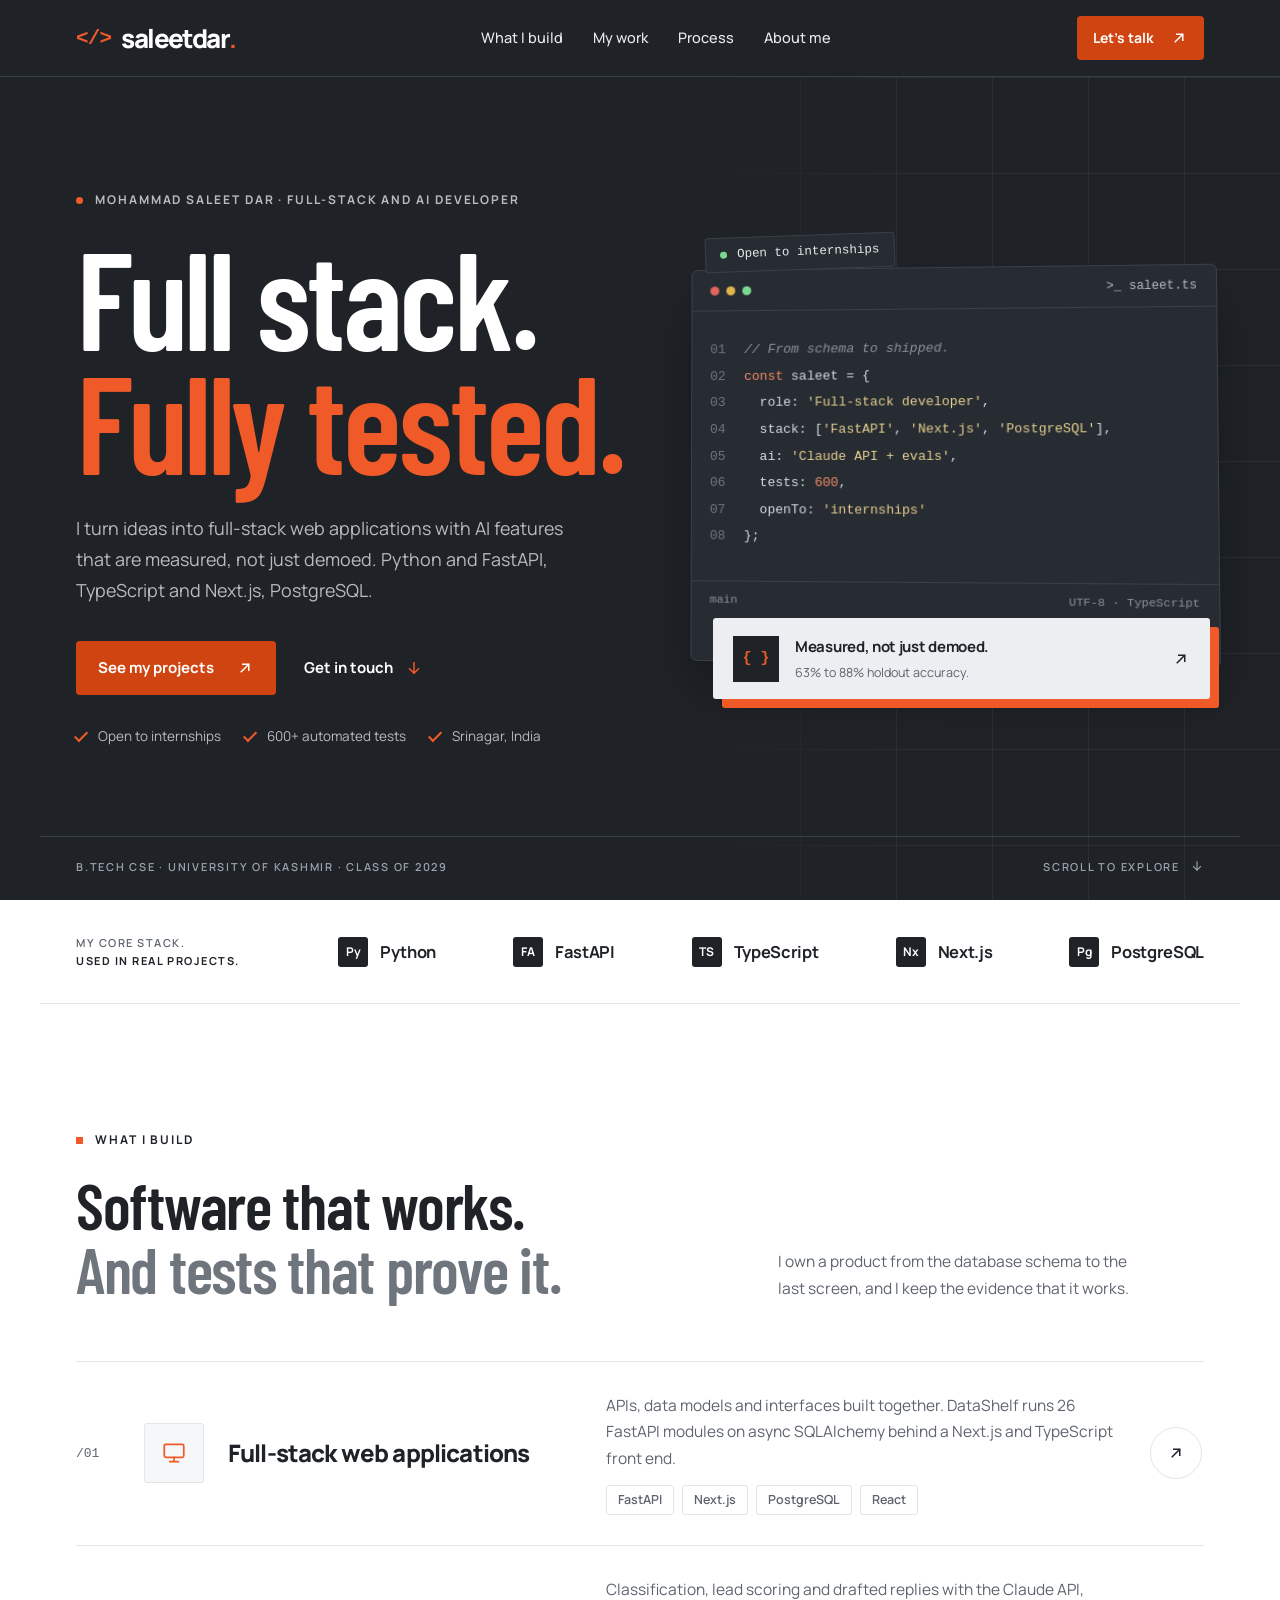
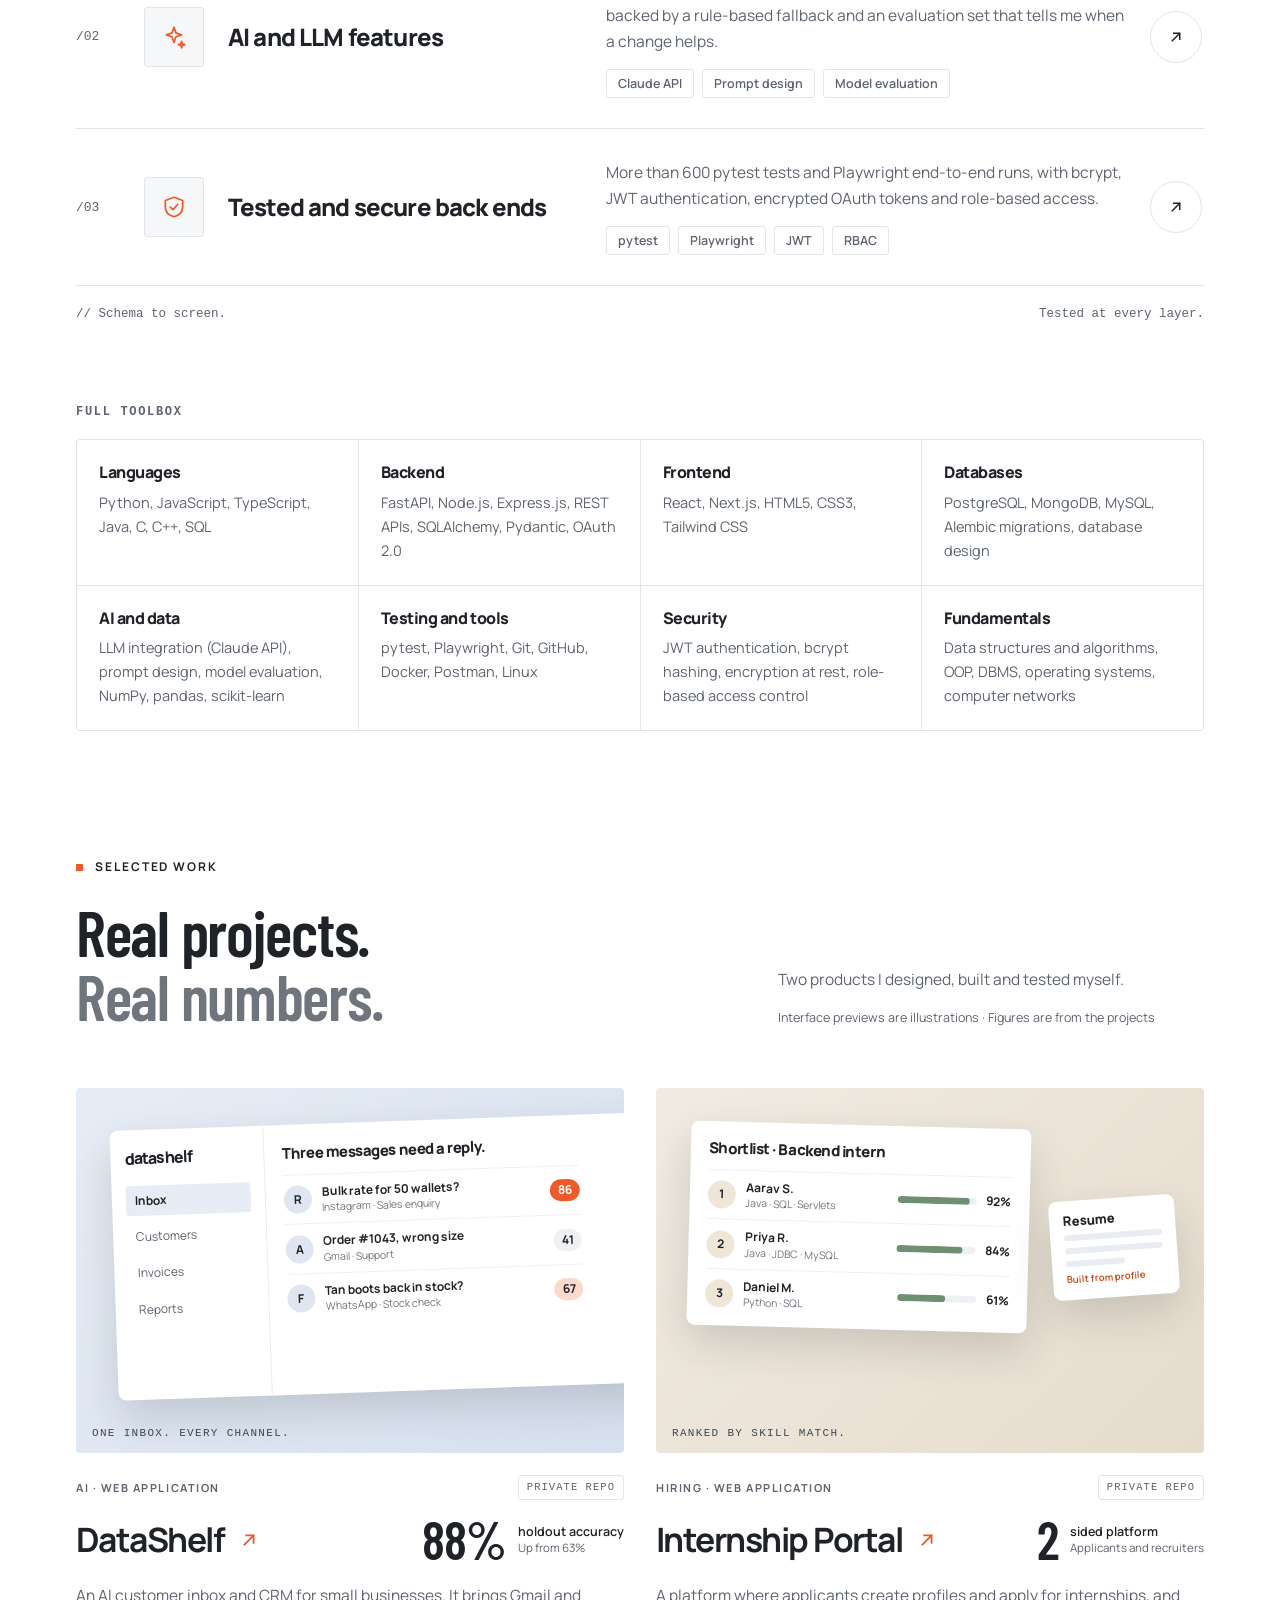
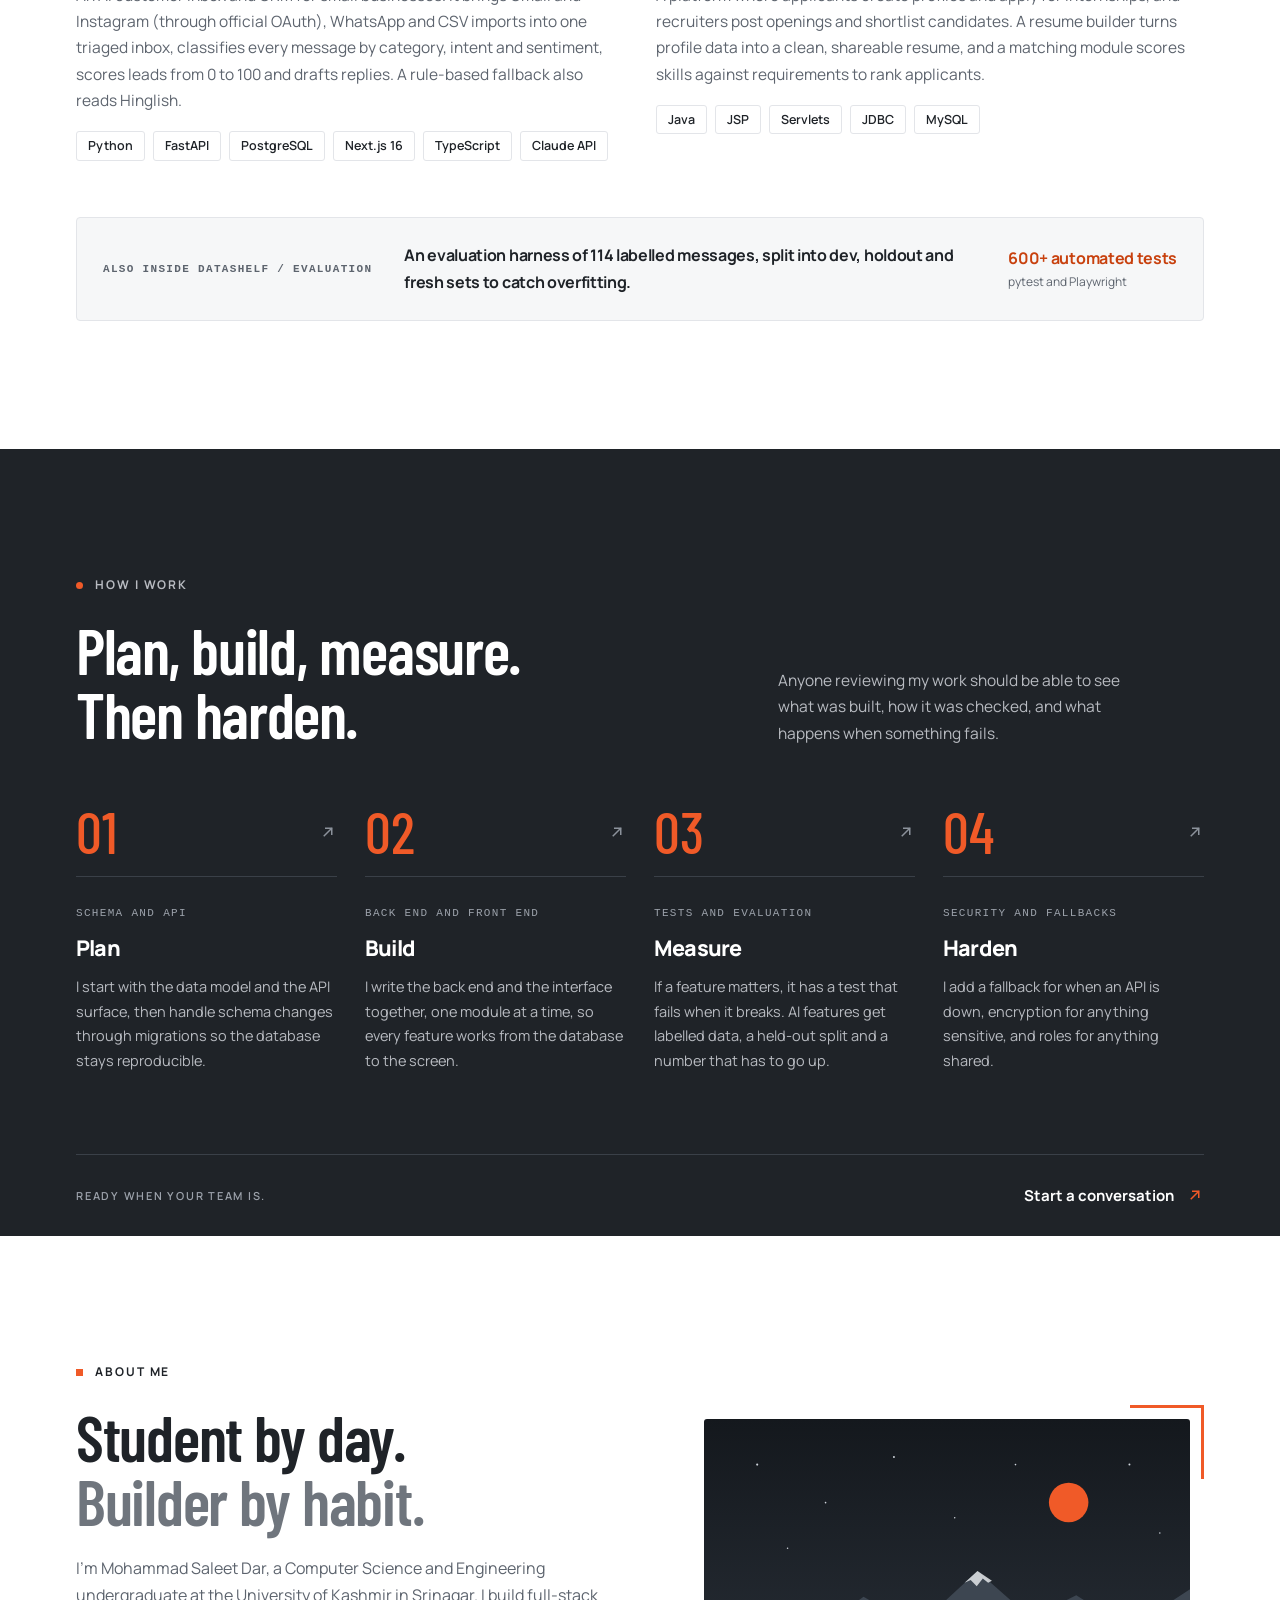
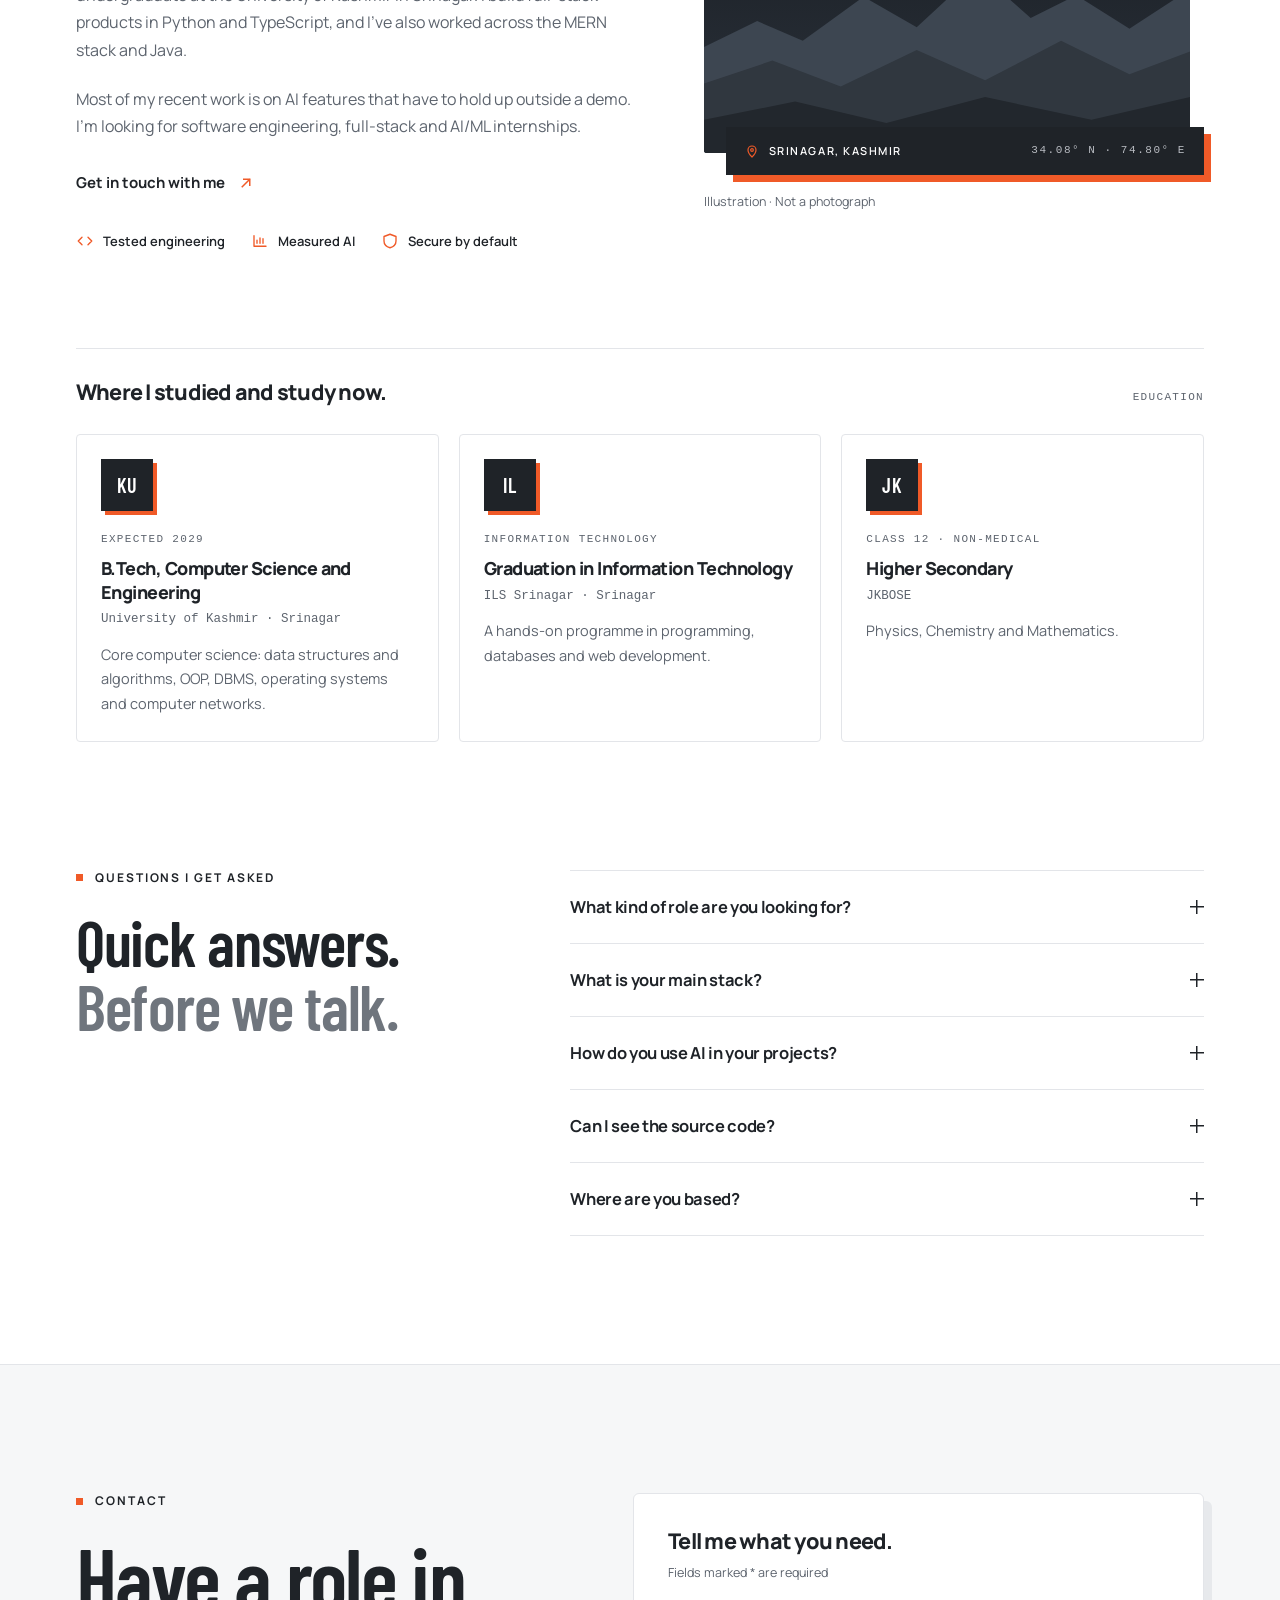
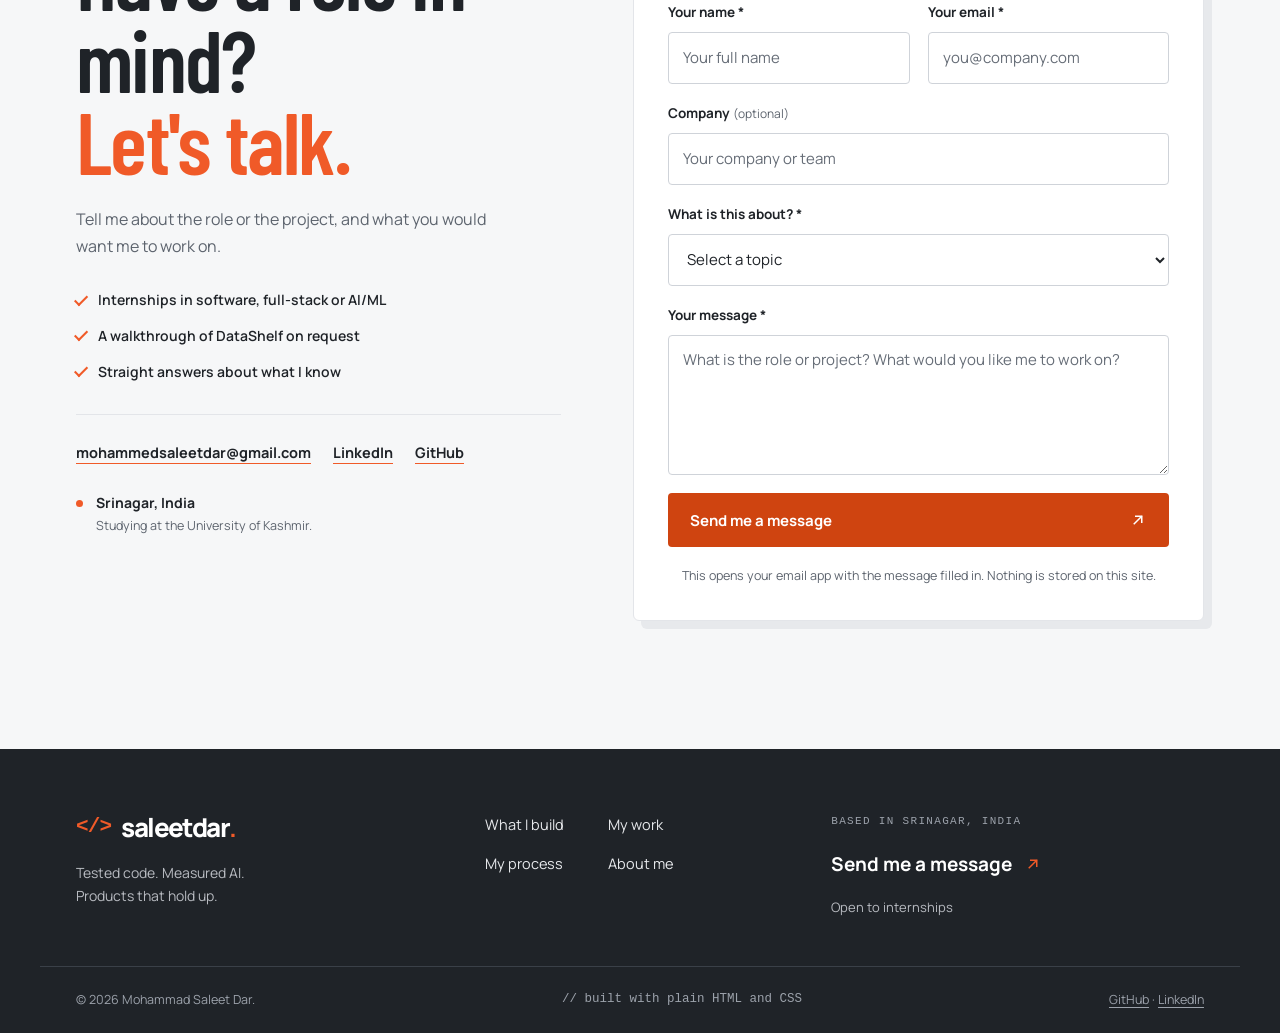
<file: index.html>
<!doctype html>
<html lang="en">
<head>
  <meta charset="utf-8">
  <meta name="viewport" content="width=device-width, initial-scale=1">

  <title>Mohammad Saleet Dar | Full-Stack and AI Developer, Srinagar</title>
  <meta name="description" content="Mohammad Saleet Dar is a full-stack developer in Srinagar, India, building AI applications with Python, FastAPI, Next.js and PostgreSQL. Open to internships.">
  <meta name="author" content="Mohammad Saleet Dar">
  <meta name="robots" content="index, follow, max-image-preview:large">
  <link rel="canonical" href="https://saleetdar.github.io/">

  <meta property="og:type" content="profile">
  <meta property="og:site_name" content="Mohammad Saleet Dar">
  <meta property="og:title" content="Mohammad Saleet Dar | Full-Stack and AI Developer">
  <meta property="og:description" content="Full-stack developer building AI applications that are tested, measured and safe to run. Python, FastAPI, Next.js, PostgreSQL.">
  <meta property="og:url" content="https://saleetdar.github.io/">
  <meta property="og:image" content="https://saleetdar.github.io/og-image.png">
  <meta property="og:image:width" content="1200">
  <meta property="og:image:height" content="630">
  <meta property="og:image:alt" content="Mohammad Saleet Dar, full-stack and AI developer in Srinagar, Kashmir">
  <meta property="og:locale" content="en_IN">
  <meta property="profile:first_name" content="Mohammad Saleet">
  <meta property="profile:last_name" content="Dar">
  <meta property="profile:username" content="saleetdar">
  <meta name="twitter:card" content="summary_large_image">
  <meta name="twitter:title" content="Mohammad Saleet Dar | Full-Stack and AI Developer">
  <meta name="twitter:description" content="Full-stack developer building AI applications that are tested, measured and safe to run.">
  <meta name="twitter:image" content="https://saleetdar.github.io/og-image.png">

  <meta name="theme-color" content="#1f2328">
  <link rel="icon" href="favicon.svg" type="image/svg+xml">
  <link rel="apple-touch-icon" href="apple-touch-icon.png">

  <script>document.documentElement.classList.add('js');</script>

  <link rel="preconnect" href="https://fonts.googleapis.com">
  <link rel="preconnect" href="https://fonts.gstatic.com" crossorigin>
  <link rel="stylesheet" href="https://fonts.googleapis.com/css2?family=Barlow+Condensed:wght@500;600;700&family=Manrope:wght@400;500;600;700;800&display=swap">
  <link rel="stylesheet" href="style.css">

  <script type="application/ld+json">
  {
    "@context": "https://schema.org",
    "@graph": [
      {
        "@type": "WebSite",
        "@id": "https://saleetdar.github.io/#website",
        "url": "https://saleetdar.github.io/",
        "name": "Mohammad Saleet Dar",
        "inLanguage": "en"
      },
      {
        "@type": "ProfilePage",
        "@id": "https://saleetdar.github.io/#webpage",
        "url": "https://saleetdar.github.io/",
        "name": "Mohammad Saleet Dar | Full-Stack and AI Developer, Srinagar",
        "isPartOf": { "@id": "https://saleetdar.github.io/#website" },
        "about": { "@id": "https://saleetdar.github.io/#person" },
        "mainEntity": { "@id": "https://saleetdar.github.io/#person" },
        "dateModified": "2026-11-11",
        "inLanguage": "en"
      },
      {
        "@type": "Person",
        "@id": "https://saleetdar.github.io/#person",
        "name": "Mohammad Saleet Dar",
        "givenName": "Mohammad Saleet",
        "familyName": "Dar",
        "alternateName": ["Saleet Dar", "saleetdar"],
        "url": "https://saleetdar.github.io/",
        "image": "https://saleetdar.github.io/og-image.png",
        "jobTitle": "Software Developer",
        "description": "Full-stack developer and Computer Science undergraduate at the University of Kashmir, building AI applications with Python, FastAPI, Next.js and PostgreSQL.",
        "email": "mailto:mohammedsaleetdar@gmail.com",
        "address": {
          "@type": "PostalAddress",
          "addressLocality": "Srinagar",
          "addressRegion": "Jammu and Kashmir",
          "addressCountry": "IN"
        },
        "affiliation": {
          "@type": "CollegeOrUniversity",
          "name": "University of Kashmir",
          "url": "https://www.kashmiruniversity.net/"
        },
        "knowsAbout": [
          "Full-stack web development", "Python", "FastAPI", "TypeScript", "Next.js", "React",
          "PostgreSQL", "Node.js", "LLM integration", "Claude API", "Model evaluation",
          "Software testing", "REST APIs", "OAuth 2.0", "Java"
        ],
        "sameAs": [
          "https://github.com/saleetdar",
          "https://www.linkedin.com/in/mohammad-saleet-dar-054a83367"
        ]
      },
      {
        "@type": "SoftwareSourceCode",
        "name": "DataShelf",
        "description": "AI customer inbox and CRM for small businesses. Brings Gmail, Instagram, WhatsApp and CSV messages into one triaged inbox, classifies each message, scores leads and drafts replies.",
        "programmingLanguage": ["Python", "TypeScript"],
        "runtimePlatform": "FastAPI, Next.js, PostgreSQL",
        "author": { "@id": "https://saleetdar.github.io/#person" }
      },
      {
        "@type": "SoftwareSourceCode",
        "name": "Internship Portal",
        "description": "Two-sided internship platform with a resume builder and skill matching that ranks applicants for recruiters.",
        "programmingLanguage": "Java",
        "runtimePlatform": "JSP, Servlets, JDBC, MySQL",
        "author": { "@id": "https://saleetdar.github.io/#person" }
      },
      {
        "@type": "FAQPage",
        "mainEntity": [
          {
            "@type": "Question",
            "name": "What kind of role is Mohammad Saleet Dar looking for?",
            "acceptedAnswer": { "@type": "Answer", "text": "Software engineering, full-stack development and AI/ML internships." }
          },
          {
            "@type": "Question",
            "name": "What is his main tech stack?",
            "acceptedAnswer": { "@type": "Answer", "text": "Python with FastAPI on the back end, TypeScript with Next.js and React on the front end, and PostgreSQL. He has also built with Node.js, Express, MongoDB, Java and MySQL." }
          },
          {
            "@type": "Question",
            "name": "How does he use AI in his projects?",
            "acceptedAnswer": { "@type": "Answer", "text": "DataShelf uses the Claude API to classify messages, score leads and draft replies, with a rule-based fallback and an evaluation harness of 114 labelled messages." }
          },
          {
            "@type": "Question",
            "name": "Can I see the source code?",
            "acceptedAnswer": { "@type": "Answer", "text": "The repositories are private for now. He can walk through the code and architecture on a call." }
          },
          {
            "@type": "Question",
            "name": "Where is he based?",
            "acceptedAnswer": { "@type": "Answer", "text": "Srinagar, India. He is studying for a B.Tech in Computer Science and Engineering at the University of Kashmir, graduating in 2029." }
          }
        ]
      }
    ]
  }
  </script>
</head>
<body id="top">
  <a class="skip" href="#main">Skip to content</a>

  <header class="site-header">
    <div class="wrap bar">
      <a class="logo" href="#top" aria-label="Mohammad Saleet Dar, back to top">
        <span class="logo-mark" aria-hidden="true">&lt;/&gt;</span><span class="logo-name">saleetdar<b>.</b></span>
      </a>
      <nav aria-label="Primary">
        <ul class="nav">
          <li><a href="#build">What I build</a></li>
          <li><a href="#work">My work</a></li>
          <li><a href="#process">Process</a></li>
          <li><a href="#about">About me</a></li>
        </ul>
      </nav>
      <a class="btn btn-accent btn-sm" href="#contact">Let's talk <svg class="arrow" viewBox="0 0 24 24" aria-hidden="true"><path d="M7 17 17 7M9 7h8v8"/></svg></a>
    </div>
  </header>

  <main id="main">

    <!-- ================= Hero ================= -->
    <section class="hero" aria-labelledby="hero-title">
      <div class="wrap hero-grid">
        <div class="hero-copy">
          <h1 id="hero-title">
            <span class="eyebrow on-dark"><i aria-hidden="true"></i>Mohammad Saleet Dar · Full-stack and AI developer</span>
            <span class="headline">Full stack. <em>Fully tested.</em></span>
          </h1>
          <p class="hero-lede">I turn ideas into full-stack web applications with AI features that are measured, not just demoed. Python and FastAPI, TypeScript and Next.js, PostgreSQL.</p>
          <div class="hero-cta">
            <a class="btn btn-accent" href="#work">See my projects <svg class="arrow" viewBox="0 0 24 24" aria-hidden="true"><path d="M7 17 17 7M9 7h8v8"/></svg></a>
            <a class="link-arrow on-dark" href="#contact">Get in touch <svg class="arrow" viewBox="0 0 24 24" aria-hidden="true"><path d="M12 5v14M6 13l6 6 6-6"/></svg></a>
          </div>
          <ul class="ticks on-dark">
            <li>Open to internships</li>
            <li>600+ automated tests</li>
            <li>Srinagar, India</li>
          </ul>
        </div>

        <div class="hero-art" aria-hidden="true">
          <span class="pill"><i></i>Open to internships</span>
          <div class="editor">
            <div class="editor-top"><span class="dots"><i></i><i></i><i></i></span><span class="file">&gt;_ saleet.ts</span></div>
            <ol class="code">
              <li><span class="c">// From schema to shipped.</span></li>
              <li><span class="k">const</span> saleet = {</li>
              <li>&nbsp;&nbsp;role: <span class="s">'Full-stack developer'</span>,</li>
              <li>&nbsp;&nbsp;stack: [<span class="s">'FastAPI'</span>, <span class="s">'Next.js'</span>, <span class="s">'PostgreSQL'</span>],</li>
              <li>&nbsp;&nbsp;ai: <span class="s">'Claude API + evals'</span>,</li>
              <li>&nbsp;&nbsp;tests: <span class="n">600</span>,</li>
              <li>&nbsp;&nbsp;openTo: <span class="s">'internships'</span></li>
              <li>};</li>
            </ol>
            <div class="editor-bottom"><span>main</span><span>UTF-8 · TypeScript</span></div>
          </div>
          <div class="impact">
            <span class="impact-icon">{ }</span>
            <span class="impact-text"><b>Measured, not just demoed.</b><small>63% to 88% holdout accuracy.</small></span>
            <svg class="arrow" viewBox="0 0 24 24"><path d="M7 17 17 7M9 7h8v8"/></svg>
          </div>
        </div>
      </div>
      <div class="wrap hero-foot">
        <span>B.Tech CSE · University of Kashmir · Class of 2029</span>
        <span>Scroll to explore <svg class="arrow" viewBox="0 0 24 24" aria-hidden="true"><path d="M12 5v14M6 13l6 6 6-6"/></svg></span>
      </div>
    </section>

    <!-- ================= Stack strip ================= -->
    <section class="strip" aria-label="Core stack">
      <div class="wrap strip-row">
        <p class="strip-label">My core stack.<b>Used in real projects.</b></p>
        <ul class="strip-list">
          <li><span>Py</span>Python</li>
          <li><span>FA</span>FastAPI</li>
          <li><span>TS</span>TypeScript</li>
          <li><span>Nx</span>Next.js</li>
          <li><span>Pg</span>PostgreSQL</li>
        </ul>
      </div>
    </section>

    <!-- ================= What I build ================= -->
    <section id="build" class="section" aria-labelledby="build-title">
      <div class="wrap">
        <div class="section-head">
          <div>
            <p class="eyebrow"><i aria-hidden="true"></i>What I build</p>
            <h2 id="build-title">Software that works. <span class="dim">And tests that prove it.</span></h2>
          </div>
          <p class="section-intro">I own a product from the database schema to the last screen, and I keep the evidence that it works.</p>
        </div>

        <div class="rows">
          <article class="row reveal">
            <span class="row-num">/01</span>
            <span class="row-icon" aria-hidden="true"><svg viewBox="0 0 24 24"><rect x="3" y="4" width="18" height="12" rx="1.5"/><path d="M8 20h8M12 16v4"/></svg></span>
            <h3>Full-stack web applications</h3>
            <div class="row-body">
              <p>APIs, data models and interfaces built together. DataShelf runs 26 FastAPI modules on async SQLAlchemy behind a Next.js and TypeScript front end.</p>
              <ul class="tags"><li>FastAPI</li><li>Next.js</li><li>PostgreSQL</li><li>React</li></ul>
            </div>
            <a class="row-link" href="#work" aria-label="See full-stack projects"><svg class="arrow" viewBox="0 0 24 24" aria-hidden="true"><path d="M7 17 17 7M9 7h8v8"/></svg></a>
          </article>

          <article class="row reveal">
            <span class="row-num">/02</span>
            <span class="row-icon" aria-hidden="true"><svg viewBox="0 0 24 24"><path d="M12 3l1.8 5.2L19 10l-5.2 1.8L12 17l-1.8-5.2L5 10l5.2-1.8z"/><path d="M19 16l.7 2.3L22 19l-2.3.7L19 22l-.7-2.3L16 19l2.3-.7z"/></svg></span>
            <h3>AI and LLM features</h3>
            <div class="row-body">
              <p>Classification, lead scoring and drafted replies with the Claude API, backed by a rule-based fallback and an evaluation set that tells me when a change helps.</p>
              <ul class="tags"><li>Claude API</li><li>Prompt design</li><li>Model evaluation</li></ul>
            </div>
            <a class="row-link" href="#work" aria-label="See AI projects"><svg class="arrow" viewBox="0 0 24 24" aria-hidden="true"><path d="M7 17 17 7M9 7h8v8"/></svg></a>
          </article>

          <article class="row reveal">
            <span class="row-num">/03</span>
            <span class="row-icon" aria-hidden="true"><svg viewBox="0 0 24 24"><path d="M12 3l8 3v6c0 4.5-3.2 7.7-8 9-4.800-1.300-8-4.500-8-9V6z"/><path d="M8.500 12l2.500 2.500 4.500-5"/></svg></span>
            <h3>Tested and secure back ends</h3>
            <div class="row-body">
              <p>More than 600 pytest tests and Playwright end-to-end runs, with bcrypt, JWT authentication, encrypted OAuth tokens and role-based access.</p>
              <ul class="tags"><li>pytest</li><li>Playwright</li><li>JWT</li><li>RBAC</li></ul>
            </div>
            <a class="row-link" href="#work" aria-label="See tested projects"><svg class="arrow" viewBox="0 0 24 24" aria-hidden="true"><path d="M7 17 17 7M9 7h8v8"/></svg></a>
          </article>
        </div>
        <p class="rows-foot"><span>// Schema to screen.</span><span>Tested at every layer.</span></p>

        <div class="toolbox" aria-labelledby="toolbox-title">
          <h3 id="toolbox-title" class="mono-title">Full toolbox</h3>
          <dl class="toolbox-grid">
            <div><dt>Languages</dt><dd>Python, JavaScript, TypeScript, Java, C, C++, SQL</dd></div>
            <div><dt>Backend</dt><dd>FastAPI, Node.js, Express.js, REST APIs, SQLAlchemy, Pydantic, OAuth 2.0</dd></div>
            <div><dt>Frontend</dt><dd>React, Next.js, HTML5, CSS3, Tailwind CSS</dd></div>
            <div><dt>Databases</dt><dd>PostgreSQL, MongoDB, MySQL, Alembic migrations, database design</dd></div>
            <div><dt>AI and data</dt><dd>LLM integration (Claude API), prompt design, model evaluation, NumPy, pandas, scikit-learn</dd></div>
            <div><dt>Testing and tools</dt><dd>pytest, Playwright, Git, GitHub, Docker, Postman, Linux</dd></div>
            <div><dt>Security</dt><dd>JWT authentication, bcrypt hashing, encryption at rest, role-based access control</dd></div>
            <div><dt>Fundamentals</dt><dd>Data structures and algorithms, OOP, DBMS, operating systems, computer networks</dd></div>
          </dl>
        </div>
      </div>
    </section>

    <!-- ================= Work ================= -->
    <section id="work" class="section section-tight-top" aria-labelledby="work-title">
      <div class="wrap">
        <div class="section-head">
          <div>
            <p class="eyebrow"><i aria-hidden="true"></i>Selected work</p>
            <h2 id="work-title">Real projects. <span class="dim">Real numbers.</span></h2>
          </div>
          <div class="section-intro">
            <p>Two products I designed, built and tested myself.</p>
            <p class="fine">Interface previews are illustrations · Figures are from the projects</p>
          </div>
        </div>

        <div class="cards">
          <article class="card reveal" aria-labelledby="datashelf-title">
            <div class="card-visual visual-blue" role="img" aria-label="Illustration of the DataShelf inbox: messages from Instagram, Gmail and WhatsApp, each with a category and a lead score.">
              <div class="mock mock-inbox" aria-hidden="true">
                <div class="mock-side">
                  <b>datashelf</b>
                  <span class="on">Inbox</span><span>Customers</span><span>Invoices</span><span>Reports</span>
                </div>
                <div class="mock-main">
                  <p class="mock-title">Three messages need a reply.</p>
                  <div class="msg"><i>R</i><span><b>Bulk rate for 50 wallets?</b><small>Instagram · Sales enquiry</small></span><em class="hot">86</em></div>
                  <div class="msg"><i>A</i><span><b>Order #1043, wrong size</b><small>Gmail · Support</small></span><em>41</em></div>
                  <div class="msg"><i>F</i><span><b>Tan boots back in stock?</b><small>WhatsApp · Stock check</small></span><em class="warm">67</em></div>
                </div>
              </div>
              <span class="visual-cap">One inbox. Every channel.</span>
            </div>
            <div class="card-meta"><span>AI · Web application</span><span class="badge">Private repo</span></div>
            <div class="card-title">
              <h3 id="datashelf-title">DataShelf <svg class="arrow" viewBox="0 0 24 24" aria-hidden="true"><path d="M7 17 17 7M9 7h8v8"/></svg></h3>
              <p class="stat"><b>88%</b><span>holdout accuracy<small>Up from 63%</small></span></p>
            </div>
            <p class="card-desc">An AI customer inbox and CRM for small businesses. It brings Gmail and Instagram (through official OAuth), WhatsApp and CSV imports into one triaged inbox, classifies every message by category, intent and sentiment, scores leads from 0 to 100 and drafts replies. A rule-based fallback also reads Hinglish.</p>
            <ul class="tags"><li>Python</li><li>FastAPI</li><li>PostgreSQL</li><li>Next.js 16</li><li>TypeScript</li><li>Claude API</li></ul>
          </article>

          <article class="card reveal" aria-labelledby="portal-title">
            <div class="card-visual visual-sand" role="img" aria-label="Illustration of the Internship Portal recruiter dashboard: applicants ranked by how well their skills match the opening.">
              <div class="mock mock-rank" aria-hidden="true">
                <p class="mock-title">Shortlist · Backend intern</p>
                <div class="rank"><i>1</i><span><b>Aarav S.</b><small>Java · SQL · Servlets</small></span><u><s style="width:92%"></s></u><em>92%</em></div>
                <div class="rank"><i>2</i><span><b>Priya R.</b><small>Java · JDBC · MySQL</small></span><u><s style="width:84%"></s></u><em>84%</em></div>
                <div class="rank"><i>3</i><span><b>Daniel M.</b><small>Python · SQL</small></span><u><s style="width:61%"></s></u><em>61%</em></div>
              </div>
              <div class="mock mock-resume" aria-hidden="true"><b>Resume</b><span></span><span></span><span class="short"></span><em>Built from profile</em></div>
              <span class="visual-cap">Ranked by skill match.</span>
            </div>
            <div class="card-meta"><span>Hiring · Web application</span><span class="badge">Private repo</span></div>
            <div class="card-title">
              <h3 id="portal-title">Internship Portal <svg class="arrow" viewBox="0 0 24 24" aria-hidden="true"><path d="M7 17 17 7M9 7h8v8"/></svg></h3>
              <p class="stat"><b>2</b><span>sided platform<small>Applicants and recruiters</small></span></p>
            </div>
            <p class="card-desc">A platform where applicants create profiles and apply for internships, and recruiters post openings and shortlist candidates. A resume builder turns profile data into a clean, shareable resume, and a matching module scores skills against requirements to rank applicants.</p>
            <ul class="tags"><li>Java</li><li>JSP</li><li>Servlets</li><li>JDBC</li><li>MySQL</li></ul>
          </article>
        </div>

        <div class="also reveal">
          <span class="also-label">Also inside DataShelf / Evaluation</span>
          <p>An evaluation harness of 114 labelled messages, split into dev, holdout and fresh sets to catch overfitting.</p>
          <p class="also-stat"><b>600+ automated tests</b><small>pytest and Playwright</small></p>
        </div>
      </div>
    </section>

    <!-- ================= Process ================= -->
    <section id="process" class="process" aria-labelledby="process-title">
      <div class="wrap">
        <div class="section-head">
          <div>
            <p class="eyebrow on-dark"><i aria-hidden="true"></i>How I work</p>
            <h2 id="process-title">Plan, build, measure. <span>Then harden.</span></h2>
          </div>
          <p class="section-intro">Anyone reviewing my work should be able to see what was built, how it was checked, and what happens when something fails.</p>
        </div>

        <ol class="steps">
          <li class="reveal">
            <div class="step-top"><b>01</b><svg class="arrow" viewBox="0 0 24 24" aria-hidden="true"><path d="M7 17 17 7M9 7h8v8"/></svg></div>
            <p class="step-label">Schema and API</p>
            <h3>Plan</h3>
            <p>I start with the data model and the API surface, then handle schema changes through migrations so the database stays reproducible.</p>
          </li>
          <li class="reveal">
            <div class="step-top"><b>02</b><svg class="arrow" viewBox="0 0 24 24" aria-hidden="true"><path d="M7 17 17 7M9 7h8v8"/></svg></div>
            <p class="step-label">Back end and front end</p>
            <h3>Build</h3>
            <p>I write the back end and the interface together, one module at a time, so every feature works from the database to the screen.</p>
          </li>
          <li class="reveal">
            <div class="step-top"><b>03</b><svg class="arrow" viewBox="0 0 24 24" aria-hidden="true"><path d="M7 17 17 7M9 7h8v8"/></svg></div>
            <p class="step-label">Tests and evaluation</p>
            <h3>Measure</h3>
            <p>If a feature matters, it has a test that fails when it breaks. AI features get labelled data, a held-out split and a number that has to go up.</p>
          </li>
          <li class="reveal">
            <div class="step-top"><b>04</b><svg class="arrow" viewBox="0 0 24 24" aria-hidden="true"><path d="M7 17 17 7M9 7h8v8"/></svg></div>
            <p class="step-label">Security and fallbacks</p>
            <h3>Harden</h3>
            <p>I add a fallback for when an API is down, encryption for anything sensitive, and roles for anything shared.</p>
          </li>
        </ol>

        <div class="process-foot">
          <span>Ready when your team is.</span>
          <a class="link-arrow on-dark" href="#contact">Start a conversation <svg class="arrow" viewBox="0 0 24 24" aria-hidden="true"><path d="M7 17 17 7M9 7h8v8"/></svg></a>
        </div>
      </div>
    </section>

    <!-- ================= About ================= -->
    <section id="about" class="section" aria-labelledby="about-title">
      <div class="wrap">
        <div class="about-grid">
          <div class="about-copy">
            <p class="eyebrow"><i aria-hidden="true"></i>About me</p>
            <h2 id="about-title">Student by day. <span class="dim">Builder by habit.</span></h2>
            <p>I'm Mohammad Saleet Dar, a Computer Science and Engineering undergraduate at the University of Kashmir in Srinagar. I build full-stack products in Python and TypeScript, and I've also worked across the MERN stack and Java.</p>
            <p>Most of my recent work is on AI features that have to hold up outside a demo. I'm looking for software engineering, full-stack and AI/ML internships.</p>
            <a class="link-arrow" href="#contact">Get in touch with me <svg class="arrow" viewBox="0 0 24 24" aria-hidden="true"><path d="M7 17 17 7M9 7h8v8"/></svg></a>
            <ul class="traits">
              <li><svg viewBox="0 0 24 24" aria-hidden="true"><path d="M8 7l-5 5 5 5M16 7l5 5-5 5"/></svg>Tested engineering</li>
              <li><svg viewBox="0 0 24 24" aria-hidden="true"><path d="M4 19V5M4 19h16M8 15v-4M12 15V8M16 15v-6"/></svg>Measured AI</li>
              <li><svg viewBox="0 0 24 24" aria-hidden="true"><path d="M12 3l8 3v6c0 4.5-3.2 7.7-8 9-4.800-1.300-8-4.500-8-9V6z"/></svg>Secure by default</li>
            </ul>
          </div>

          <figure class="about-art">
            <div class="frame">
              <svg viewBox="0 0 640 440" preserveAspectRatio="xMidYMid slice" role="img" aria-label="Illustration of mountains at night near Srinagar">
                <defs><linearGradient id="sky" x1="0" y1="0" x2="0" y2="1"><stop offset="0" stop-color="#14181d"/><stop offset="1" stop-color="#2c333c"/></linearGradient></defs>
                <rect width="640" height="440" fill="url(#sky)"/>
                <g fill="#cfd4db"><circle cx="70" cy="60" r="1.400"/><circle cx="160" cy="110" r="1.100"/><circle cx="250" cy="50" r="1.300"/><circle cx="330" cy="130" r="1"/><circle cx="560" cy="60" r="1.300"/><circle cx="600" cy="150" r="1"/><circle cx="110" cy="170" r="1"/><circle cx="410" cy="60" r="1.100"/></g>
                <circle cx="480" cy="110" r="26" fill="#f05a28"/>
                <path fill="#3d4651" d="M0 440V300l70-34 60 26 80-58 70 40 80-74 70 62 60-30 70 44 80-52V440Z"/>
                <path fill="#eef0f3" fill-opacity="0.8" d="M360 200l-17 15.700 8-3.700 8 8 8-10 7 5.500 5-2.500Z"/>
                <path fill="#30373f" d="M0 440V348l90-30 90 34 100-48 90 40 100-52 90 44 80-30V440Z"/>
                <path fill="#22272d" d="M0 440V396l120-24 120 28 130-34 140 30 130-30V440Z"/>
              </svg>
              <figcaption class="frame-bar"><span><svg viewBox="0 0 24 24" aria-hidden="true"><path d="M12 21s-6-5.600-6-10.500a6 6 0 1 1 12 0C18 15.400 12 21 12 21z"/><circle cx="12" cy="10.500" r="2"/></svg>Srinagar, Kashmir</span><span>34.08° N · 74.80° E</span></figcaption>
            </div>
            <p class="fine">Illustration · Not a photograph</p>
          </figure>
        </div>

        <div class="edu-head">
          <h3>Where I studied and study now.</h3>
          <span class="mono-note">Education</span>
        </div>
        <ul class="edu-cards">
          <li class="reveal">
            <span class="edu-badge" aria-hidden="true">KU</span>
            <p class="step-label dark">Expected 2029</p>
            <h4>B.Tech, Computer Science and Engineering</h4>
            <p class="edu-meta">University of Kashmir · Srinagar</p>
            <p>Core computer science: data structures and algorithms, OOP, DBMS, operating systems and computer networks.</p>
          </li>
          <li class="reveal">
            <span class="edu-badge" aria-hidden="true">IL</span>
            <p class="step-label dark">Information Technology</p>
            <h4>Graduation in Information Technology</h4>
            <p class="edu-meta">ILS Srinagar · Srinagar</p>
            <p>A hands-on programme in programming, databases and web development.</p>
          </li>
          <li class="reveal">
            <span class="edu-badge" aria-hidden="true">JK</span>
            <p class="step-label dark">Class 12 · Non-Medical</p>
            <h4>Higher Secondary</h4>
            <p class="edu-meta">JKBOSE</p>
            <p>Physics, Chemistry and Mathematics.</p>
          </li>
        </ul>
      </div>
    </section>

    <!-- ================= FAQ ================= -->
    <section class="section faq" aria-labelledby="faq-title">
      <div class="wrap faq-grid">
        <div>
          <p class="eyebrow"><i aria-hidden="true"></i>Questions I get asked</p>
          <h2 id="faq-title">Quick answers. <span class="dim">Before we talk.</span></h2>
        </div>
        <div class="faq-list">
          <details>
            <summary>What kind of role are you looking for?</summary>
            <p>Software engineering, full-stack development and AI/ML internships.</p>
          </details>
          <details>
            <summary>What is your main stack?</summary>
            <p>Python with FastAPI on the back end, TypeScript with Next.js and React on the front end, and PostgreSQL underneath. I have also built with Node.js, Express, MongoDB, Java and MySQL.</p>
          </details>
          <details>
            <summary>How do you use AI in your projects?</summary>
            <p>DataShelf uses the Claude API to classify messages, score leads and draft replies. It has a rule-based fallback for when the model is unavailable, and an evaluation harness of 114 labelled messages so I can measure every change.</p>
          </details>
          <details>
            <summary>Can I see the source code?</summary>
            <p>The repositories are private for now. I'm happy to walk through the code and the architecture on a call.</p>
          </details>
          <details>
            <summary>Where are you based?</summary>
            <p>Srinagar, India. I'm studying for a B.Tech in Computer Science and Engineering at the University of Kashmir and graduate in 2029.</p>
          </details>
        </div>
      </div>
    </section>

    <!-- ================= Contact ================= -->
    <section id="contact" class="contact" aria-labelledby="contact-title">
      <div class="wrap contact-grid">
        <div class="contact-copy">
          <p class="eyebrow"><i aria-hidden="true"></i>Contact</p>
          <h2 id="contact-title">Have a role in mind? <em>Let's talk.</em></h2>
          <p>Tell me about the role or the project, and what you would want me to work on.</p>
          <ul class="ticks">
            <li>Internships in software, full-stack or AI/ML</li>
            <li>A walkthrough of DataShelf on request</li>
            <li>Straight answers about what I know</li>
          </ul>
          <div class="contact-links">
            <a href="mailto:mohammedsaleetdar@gmail.com">mohammedsaleetdar@gmail.com</a>
            <a href="https://www.linkedin.com/in/mohammad-saleet-dar-054a83367" rel="me noopener">LinkedIn</a>
            <a href="https://github.com/saleetdar" rel="me noopener">GitHub</a>
          </div>
          <p class="contact-place"><i aria-hidden="true"></i><b>Srinagar, India</b><small>Studying at the University of Kashmir.</small></p>
        </div>

        <form class="form" id="contact-form" action="mailto:mohammedsaleetdar@gmail.com" method="post" enctype="text/plain">
          <h3>Tell me what you need.</h3>
          <p class="fine">Fields marked * are required</p>
          <div class="field-row">
            <label>Your name *<input type="text" name="name" autocomplete="name" placeholder="Your full name" required></label>
            <label>Your email *<input type="email" name="email" autocomplete="email" placeholder="you@company.com" required></label>
          </div>
          <label><span>Company <span class="opt">(optional)</span></span><input type="text" name="company" autocomplete="organization" placeholder="Your company or team"></label>
          <label>What is this about? *
            <select name="topic" required>
              <option value="">Select a topic</option>
              <option>Internship</option>
              <option>Full-time role</option>
              <option>Freelance project</option>
              <option>Something else</option>
            </select>
          </label>
          <label>Your message *<textarea name="message" rows="5" placeholder="What is the role or project? What would you like me to work on?" required></textarea></label>
          <button class="btn btn-accent btn-block" type="submit">Send me a message <svg class="arrow" viewBox="0 0 24 24" aria-hidden="true"><path d="M7 17 17 7M9 7h8v8"/></svg></button>
          <p class="fine center">This opens your email app with the message filled in. Nothing is stored on this site.</p>
        </form>
      </div>
    </section>

  </main>

  <footer class="site-footer">
    <div class="wrap footer-grid">
      <div>
        <a class="logo" href="#top" aria-label="Mohammad Saleet Dar, back to top">
          <span class="logo-mark" aria-hidden="true">&lt;/&gt;</span><span class="logo-name">saleetdar<b>.</b></span>
        </a>
        <p class="footer-tag">Tested code. Measured AI.<br>Products that hold up.</p>
      </div>
      <ul class="footer-nav">
        <li><a href="#build">What I build</a></li>
        <li><a href="#work">My work</a></li>
        <li><a href="#process">My process</a></li>
        <li><a href="#about">About me</a></li>
      </ul>
      <div class="footer-cta">
        <p class="step-label">Based in Srinagar, India</p>
        <a class="link-arrow on-dark big" href="#contact">Send me a message <svg class="arrow" viewBox="0 0 24 24" aria-hidden="true"><path d="M7 17 17 7M9 7h8v8"/></svg></a>
        <p class="footer-small">Open to internships</p>
      </div>
    </div>
    <div class="wrap footer-base">
      <span>© 2026 Mohammad Saleet Dar.</span>
      <span class="mono">// built with plain HTML and CSS</span>
      <span><a href="https://github.com/saleetdar" rel="me noopener">GitHub</a> · <a href="https://www.linkedin.com/in/mohammad-saleet-dar-054a83367" rel="me noopener">LinkedIn</a></span>
    </div>
  </footer>

  <script src="script.js" defer></script>
</body>
</html>
</file>
<file: style.css>
/* ---------- Tokens ---------- */
:root {
  --ink: #1f2328;
  --ink-2: #272c33;
  --ink-3: #3a4048;
  --paper: #ffffff;
  --mist: #f6f7f8;
  --line: #e3e5e9;
  --text: #1f2328;
  --muted: #5d646e;
  --dim: #6f757d;
  --on-dark: #ffffff;
  --on-dark-muted: #b8bbc1;
  --accent: #f05a28;
  --accent-btn: #cf4410;
  --accent-btn-hover: #b53a0c;
  --display: 'Barlow Condensed', 'Arial Narrow', Arial, sans-serif;
  --sans: 'Manrope', -apple-system, 'Segoe UI', Helvetica, Arial, sans-serif;
  --mono: ui-monospace, SFMono-Regular, 'SF Mono', Menlo, Consolas, 'Liberation Mono', monospace;
}

/* ---------- Base ---------- */
*, *::before, *::after { box-sizing: border-box; }
html { scroll-behavior: smooth; scroll-padding-top: 88px; -webkit-text-size-adjust: 100%; }
body { margin: 0; background: var(--paper); color: var(--text); font: 400 16px/1.7 var(--sans); -webkit-font-smoothing: antialiased; overflow-x: hidden; }
h1, h2, h3, h4, p, ul, ol, dl, dd, figure { margin: 0; padding: 0; }
ul, ol { list-style: none; }
a { color: inherit; }
svg { display: block; }
:focus-visible { outline: 2px solid var(--accent); outline-offset: 3px; }
.wrap { width: 100%; max-width: 1200px; margin-inline: auto; padding-inline: clamp(16px, 3.6vw, 36px); }
.skip { position: absolute; left: 16px; top: -60px; z-index: 100; padding: 10px 14px; background: var(--accent-btn); color: #fff; font-weight: 700; text-decoration: none; border-radius: 4px; }
.skip:focus { top: 12px; }

/* Single-column grids must not grow past the viewport on narrow screens. */
.hero-grid, .section-head, .cards, .about-grid, .faq-grid, .contact-grid, .steps, .edu-cards, .footer-grid, .strip-row { grid-template-columns: minmax(0, 1fr); }

.arrow { width: 18px; height: 18px; fill: none; stroke: currentColor; stroke-width: 2; stroke-linecap: square; flex: none; }
.fine { font-size: 12.5px; color: var(--muted); }
.center { text-align: center; }
.mono { font-family: var(--mono); }

.eyebrow { display: flex; align-items: center; gap: 12px; font: 700 12px/1.4 var(--sans); letter-spacing: 0.16em; text-transform: uppercase; color: var(--text); }
.eyebrow i { width: 7px; height: 7px; background: var(--accent); flex: none; }
.eyebrow.on-dark { color: var(--on-dark-muted); }
.eyebrow.on-dark i { border-radius: 50%; }

.btn { display: inline-flex; align-items: center; justify-content: space-between; gap: 22px; min-height: 54px; padding: 0 22px; border: 0; border-radius: 4px; font: 700 15px/1 var(--sans); text-decoration: none; cursor: pointer; transition: background-color 0.15s ease, transform 0.15s ease; }
.btn-accent { background: var(--accent-btn); color: #fff; }
.btn-accent:hover { background: var(--accent-btn-hover); }
.btn-accent:hover .arrow { transform: translate(2px, -2px); }
.btn .arrow { transition: transform 0.15s ease; }
.btn-sm { min-height: 44px; padding: 0 16px; font-size: 14px; gap: 16px; }
.btn-block { width: 100%; }

.link-arrow { display: inline-flex; align-items: center; gap: 12px; font-weight: 700; font-size: 15px; text-decoration: none; color: var(--text); }
.link-arrow .arrow { color: var(--accent); transition: transform 0.15s ease; }
.link-arrow:hover .arrow { transform: translate(2px, -2px); }
.link-arrow.on-dark { color: #fff; }
.link-arrow.big { font-size: 19px; }

.ticks { display: flex; flex-wrap: wrap; gap: 10px 24px; font-size: 13.5px; color: var(--muted); }
.ticks li { display: flex; align-items: center; gap: 9px; }
.ticks li::before { content: ""; width: 13px; height: 7px; border-left: 2px solid var(--accent); border-bottom: 2px solid var(--accent); transform: rotate(-45deg) translateY(-2px); flex: none; }
.ticks.on-dark { color: var(--on-dark-muted); }

.tags { display: flex; flex-wrap: wrap; gap: 8px; }
.tags li { padding: 5px 11px; border: 1px solid var(--line); border-radius: 3px; background: var(--paper); font: 600 12.5px/1.4 var(--sans); }

/* ---------- Header ---------- */
.site-header { position: sticky; top: 0; z-index: 50; background: var(--ink); color: #fff; border-bottom: 1px solid var(--ink-3); }
.bar { display: flex; align-items: center; gap: 16px; min-height: 76px; }
.logo { display: inline-flex; align-items: center; gap: 10px; text-decoration: none; color: #fff; }
.logo-mark { font: 700 21px/1 var(--mono); color: var(--accent); letter-spacing: -0.04em; }
.logo-name { font: 800 26px/1 var(--sans); letter-spacing: -0.06em; }
.logo-name b { color: var(--accent); }
.site-header nav { margin-inline: auto; }
.nav { display: flex; gap: 6px; }
.nav a { display: block; padding: 10px 12px; font-size: 14.5px; font-weight: 500; text-decoration: none; color: #e7e9ec; }
.nav a:hover { color: #fff; text-decoration: underline; text-decoration-color: var(--accent); text-underline-offset: 6px; }
@media (max-width: 820px) {
  .bar { flex-wrap: wrap; padding-block: 12px 0; min-height: 0; }
  .site-header nav { order: 3; width: 100%; margin: 10px 0 0; border-top: 1px solid var(--ink-3); overflow-x: auto; }
  .site-header .btn { margin-left: auto; }
  .nav { gap: 0; }
  .nav a { padding: 12px 14px 12px 0; white-space: nowrap; font-size: 14px; }
  html { scroll-padding-top: 124px; }
}

/* ---------- Hero ---------- */
.hero { position: relative; isolation: isolate; background: var(--ink); color: #fff; overflow: hidden; }
.hero::before {
  content: ""; position: absolute; inset: 0 0 0 55%; z-index: -1;
  background-image: linear-gradient(var(--ink-3) 1px, transparent 1px), linear-gradient(90deg, var(--ink-3) 1px, transparent 1px);
  background-size: 96px 96px; opacity: 0.45;
  -webkit-mask-image: linear-gradient(90deg, transparent, #000 40%); mask-image: linear-gradient(90deg, transparent, #000 40%);
}
.hero-grid { display: grid; gap: 56px; align-items: center; padding-block: clamp(56px, 9vw, 120px) clamp(48px, 7vw, 88px); }
@media (min-width: 980px) { .hero-grid { grid-template-columns: minmax(0, 1.05fr) minmax(0, 0.95fr); gap: 48px; } }
.hero h1 { font: inherit; }
.hero h1 .eyebrow { margin-bottom: 26px; }
.headline { display: block; font: 600 clamp(4rem, 11.4vw, 8.6rem)/0.9 var(--display); letter-spacing: -0.025em; }
.headline em { display: block; font-style: normal; color: var(--accent); }
.hero-lede { margin-top: 30px; max-width: 46ch; font-size: clamp(1rem, 1.5vw, 1.12rem); line-height: 1.75; color: var(--on-dark-muted); }
.hero-cta { display: flex; flex-wrap: wrap; align-items: center; gap: 18px 28px; margin-top: 34px; }
.hero .ticks { margin-top: 30px; }

.hero-art { position: relative; padding: 34px 0 46px; max-width: 560px; width: 100%; justify-self: center; }
.pill { position: absolute; left: 14px; top: 0; z-index: 2; display: inline-flex; align-items: center; gap: 10px; padding: 10px 14px; background: var(--ink-2); border: 1px solid var(--ink-3); border-radius: 3px; font: 500 12.5px/1 var(--mono); color: #e7e9ec; transform: rotate(-2deg); }
.pill i { width: 7px; height: 7px; border-radius: 50%; background: #7bd88f; }
.editor { background: var(--ink-2); border: 1px solid var(--ink-3); border-radius: 6px; box-shadow: 0 30px 60px rgba(0, 0, 0, 0.35); transform: perspective(1400px) rotateY(-5deg) rotateX(2deg); transform-origin: left center; }
.editor-top { display: flex; align-items: center; justify-content: space-between; gap: 12px; padding: 14px 18px; border-bottom: 1px solid var(--ink-3); font: 12px/1 var(--mono); color: var(--on-dark-muted); }
.dots { display: flex; gap: 7px; }
.dots i { width: 9px; height: 9px; border-radius: 50%; background: #e0655a; }
.dots i:nth-child(2) { background: #e2b54a; }
.dots i:nth-child(3) { background: #7bd88f; }
.code { counter-reset: ln; padding: 26px 18px 30px; font: 13px/2.05 var(--mono); color: #d5dbe3; overflow-x: auto; white-space: nowrap; }
.code li { counter-increment: ln; }
.code li::before { content: counter(ln, decimal-leading-zero); display: inline-block; width: 34px; color: #6f757d; }
.code .c { color: #8b929b; font-style: italic; }
.code .k { color: #f08a63; }
.code .s { color: #e6cf8f; }
.code .n { color: #f08a63; }
.editor-bottom { display: flex; justify-content: space-between; padding: 12px 18px 54px; border-top: 1px solid var(--ink-3); font: 11.5px/1 var(--mono); color: #8b929b; }
.impact { position: absolute; left: 22px; right: -6px; bottom: 6px; display: flex; align-items: center; gap: 16px; padding: 16px 20px; background: #eceef1; color: var(--ink); border-radius: 3px; box-shadow: 9px 9px 0 var(--accent); }
.impact-icon { display: grid; place-items: center; width: 46px; height: 46px; background: var(--ink); color: var(--accent); font: 700 15px/1 var(--mono); flex: none; }
.impact-text { display: grid; gap: 2px; margin-right: auto; }
.impact-text b { font-size: 15px; letter-spacing: -0.02em; }
.impact-text small { font-size: 12.5px; color: var(--muted); }
@media (max-width: 979px) { .editor { transform: none; } .impact { right: 9px; } }

.hero-foot { display: flex; justify-content: space-between; flex-wrap: wrap; gap: 8px 24px; padding-block: 22px 26px; border-top: 1px solid var(--ink-3); font: 600 11px/1.4 var(--sans); letter-spacing: 0.16em; text-transform: uppercase; color: #9ca2ab; }
.hero-foot span { display: inline-flex; align-items: center; gap: 10px; }
.hero-foot .arrow { width: 14px; height: 14px; }

/* ---------- Stack strip ---------- */
.strip-row { display: grid; gap: 22px; padding-block: 34px; border-bottom: 1px solid var(--line); }
@media (min-width: 900px) { .strip-row { grid-template-columns: 240px 1fr; align-items: center; } }
.strip-label { font: 600 11px/1.6 var(--sans); letter-spacing: 0.14em; text-transform: uppercase; color: var(--muted); }
.strip-label b { display: block; color: var(--text); font-weight: 700; }
.strip-list { display: flex; flex-wrap: wrap; justify-content: space-between; gap: 16px 30px; }
.strip-list li { display: inline-flex; align-items: center; gap: 12px; font-weight: 700; font-size: 16.5px; letter-spacing: -0.02em; }
.strip-list span { display: grid; place-items: center; width: 30px; height: 30px; background: var(--ink); color: #fff; border-radius: 3px; font: 700 12px/1 var(--sans); letter-spacing: 0; }

/* ---------- Sections ---------- */
.section { padding-block: clamp(72px, 10vw, 128px); }
.section-tight-top { padding-top: 0; }
.section-head { display: grid; gap: 24px; margin-bottom: clamp(36px, 5vw, 60px); }
@media (min-width: 900px) { .section-head { grid-template-columns: minmax(0, 1.5fr) minmax(0, 1fr); align-items: end; column-gap: 64px; } }
.section-head .eyebrow { margin-bottom: 24px; }
h2 { font: 600 clamp(2.5rem, 5.4vw, 4rem)/1 var(--display); letter-spacing: -0.02em; }
h2 .dim, h2 > span { display: block; color: var(--dim); }
h2 em { display: block; font-style: normal; color: var(--accent); }
.section-intro { max-width: 42ch; color: var(--muted); font-size: 15.5px; }
.section-intro .fine { margin-top: 14px; }

/* ---------- What I build rows ---------- */
.rows { border-top: 1px solid var(--line); }
.row { display: grid; grid-template-columns: 44px 60px 1fr; gap: 16px 18px; align-items: center; padding-block: 30px; border-bottom: 1px solid var(--line); }
.row-num { font: 500 13px/1 var(--mono); color: var(--muted); }
.row-icon { display: grid; place-items: center; width: 60px; height: 60px; background: var(--mist); border: 1px solid var(--line); border-radius: 3px; }
.row-icon svg { width: 26px; height: 26px; fill: none; stroke: var(--accent); stroke-width: 1.6; stroke-linejoin: round; stroke-linecap: round; }
.row h3 { font: 800 clamp(1.15rem, 2.2vw, 1.5rem)/1.25 var(--sans); letter-spacing: -0.035em; }
.row-body { grid-column: 1 / -1; display: grid; gap: 14px; color: var(--muted); font-size: 15.5px; }
.row-link { display: none; }
@media (min-width: 900px) {
  .row { grid-template-columns: 44px 60px minmax(0, 0.85fr) minmax(0, 1.25fr) 54px; column-gap: 24px; }
  .row-body { grid-column: auto; }
  .row-link { display: grid; place-items: center; width: 52px; height: 52px; border: 1px solid var(--line); border-radius: 50%; color: var(--text); transition: background-color 0.15s ease, color 0.15s ease; }
  .row-link:hover { background: var(--ink); color: #fff; }
}
.rows-foot { display: flex; justify-content: space-between; flex-wrap: wrap; gap: 6px 24px; margin-top: 18px; font: 12.5px/1.6 var(--mono); color: var(--muted); }

.toolbox { margin-top: clamp(48px, 7vw, 80px); }
.mono-title { font: 600 12px/1.4 var(--mono); letter-spacing: 0.14em; text-transform: uppercase; color: var(--muted); margin-bottom: 18px; }
.toolbox-grid { display: grid; gap: 1px; background: var(--line); border: 1px solid var(--line); border-radius: 4px; overflow: hidden; }
@media (min-width: 640px) { .toolbox-grid { grid-template-columns: repeat(2, minmax(0, 1fr)); } }
@media (min-width: 1000px) { .toolbox-grid { grid-template-columns: repeat(4, minmax(0, 1fr)); } }
.toolbox-grid > div { padding: 22px; background: var(--paper); }
.toolbox-grid dt { font: 800 16px/1.3 var(--sans); letter-spacing: -0.03em; margin-bottom: 8px; }
.toolbox-grid dd { font-size: 14.5px; line-height: 1.65; color: var(--muted); }

/* ---------- Work cards ---------- */
.cards { display: grid; gap: 48px 32px; }
@media (min-width: 900px) { .cards { grid-template-columns: repeat(2, minmax(0, 1fr)); } }
.card-visual { position: relative; aspect-ratio: 3 / 2; border-radius: 4px; overflow: hidden; }
.visual-blue { background: linear-gradient(135deg, #e7edf6, #d6e0ee); }
.visual-sand { background: linear-gradient(135deg, #f1ebe2, #e6dccd); }
.visual-cap { position: absolute; left: 16px; bottom: 14px; font: 500 11px/1 var(--mono); letter-spacing: 0.12em; text-transform: uppercase; color: #3d4651; }
.mock { position: absolute; background: #fff; border-radius: 8px; box-shadow: 0 18px 40px rgba(31, 35, 40, 0.16); color: var(--ink); font-size: 12px; line-height: 1.35; }
.mock-title { font: 800 15px/1.2 var(--sans); letter-spacing: -0.03em; margin-bottom: 12px; }
.mock-inbox { left: 7%; top: 9%; width: 104%; height: 74%; overflow: hidden; display: grid; grid-template-columns: 27% 1fr; transform: rotate(-2deg); }
.mock-side { display: flex; flex-direction: column; gap: 6px; padding: 20px 14px; border-right: 1px solid #e9ecf0; }
.mock-side b { font: 800 16px/1 var(--sans); letter-spacing: -0.05em; margin-bottom: 14px; }
.mock-side span { padding: 7px 9px; border-radius: 4px; color: #5d646e; }
.mock-side .on { background: #e7edf6; color: var(--ink); font-weight: 700; }
.mock-main { padding: 20px 18px; }
.msg { display: grid; grid-template-columns: 28px 1fr auto; align-items: center; gap: 10px; padding: 9px 0; border-top: 1px solid #eef0f3; max-width: 78%; }
.msg i, .rank i { display: grid; place-items: center; width: 28px; height: 28px; border-radius: 50%; background: #dfe6f1; font: 700 12px/1 var(--sans); font-style: normal; }
.msg span, .rank span { display: grid; min-width: 0; }
.msg b, .rank b { font-weight: 700; white-space: nowrap; overflow: hidden; text-overflow: ellipsis; }
.msg small, .rank small { color: #6f757d; font-size: 10.5px; white-space: nowrap; overflow: hidden; text-overflow: ellipsis; }
.msg em, .rank em { font: 700 12px/1 var(--sans); font-style: normal; padding: 5px 8px; border-radius: 99px; background: #eef0f3; }
.msg em.hot { background: var(--accent); color: #fff; }
.msg em.warm { background: #fbd9cb; }
.mock-rank { left: 6%; top: 10%; width: 62%; padding: 18px 18px 8px; transform: rotate(1.5deg); }
.rank { display: grid; grid-template-columns: 28px minmax(0, 1fr) 26% auto; align-items: center; gap: 10px; padding: 9px 0; border-top: 1px solid #eef0f3; }
.rank i { background: #efe6d8; }
.rank u { display: block; height: 7px; border-radius: 99px; background: #eef0f3; overflow: hidden; text-decoration: none; }
.rank s { display: block; height: 100%; background: #6f8f72; border-radius: inherit; }
.rank em { background: none; padding: 0; }
.mock-resume { right: 5%; top: 30%; width: 23%; padding: 14px; display: grid; gap: 7px; transform: rotate(-4deg); }
.mock-resume b { font: 800 13px/1 var(--sans); }
.mock-resume span { height: 6px; border-radius: 99px; background: #e9ecf0; }
.mock-resume .short { width: 60%; }
.mock-resume em { font: 600 9.5px/1.3 var(--sans); font-style: normal; color: #c8410e; }
@media (max-width: 520px) { .mock { font-size: 10.5px; } .mock-title { font-size: 12.5px; } .mock-resume { display: none; } .mock-rank { width: 86%; } }

.card-meta { display: flex; justify-content: space-between; align-items: center; gap: 12px; margin-top: 22px; font: 700 11px/1.4 var(--sans); letter-spacing: 0.14em; text-transform: uppercase; color: var(--muted); }
.badge { padding: 4px 8px; border: 1px solid var(--line); border-radius: 3px; font: 500 10.5px/1.4 var(--mono); letter-spacing: 0.1em; }
.card-title { display: flex; justify-content: space-between; align-items: center; flex-wrap: wrap; gap: 12px 24px; margin-top: 16px; }
.card-title h3 { display: inline-flex; align-items: center; gap: 14px; font: 700 clamp(1.6rem, 3vw, 2.1rem)/1.1 var(--sans); letter-spacing: -0.045em; }
.card-title h3 .arrow { color: var(--accent); width: 22px; height: 22px; }
.stat { display: flex; align-items: center; gap: 12px; }
.stat b { font: 600 clamp(2.4rem, 4.4vw, 3.3rem)/0.9 var(--display); letter-spacing: -0.02em; }
.stat span { display: grid; font-size: 12.5px; font-weight: 600; line-height: 1.35; }
.stat small { font-weight: 400; color: var(--muted); font-size: 11.5px; }
.card-desc { margin-top: 18px; color: var(--muted); font-size: 15.5px; }
.card .tags { margin-top: 18px; }

.also { display: grid; gap: 14px 32px; margin-top: 56px; padding: 24px 26px; border: 1px solid var(--line); border-radius: 4px; background: var(--mist); }
@media (min-width: 900px) { .also { grid-template-columns: auto 1fr auto; align-items: center; } }
.also-label { font: 600 11px/1.5 var(--mono); letter-spacing: 0.12em; text-transform: uppercase; color: var(--muted); }
.also p { font-weight: 700; letter-spacing: -0.02em; }
.also-stat { display: grid; }
.also-stat b { color: #c8410e; }
.also-stat small { font-weight: 400; font-size: 12px; color: var(--muted); letter-spacing: 0; }

/* ---------- Process ---------- */
.process { background: var(--ink); color: #fff; padding-block: clamp(72px, 10vw, 128px) 0; }
.process h2 > span { color: #fff; }
.process .section-intro { color: var(--on-dark-muted); }
.steps { display: grid; gap: 44px 28px; }
@media (min-width: 640px) { .steps { grid-template-columns: repeat(2, minmax(0, 1fr)); } }
@media (min-width: 1000px) { .steps { grid-template-columns: repeat(4, minmax(0, 1fr)); } }
.step-top { display: flex; justify-content: space-between; align-items: center; padding-bottom: 18px; border-bottom: 1px solid var(--ink-3); color: #8b929b; }
.step-top b { font: 500 clamp(2.8rem, 4.6vw, 3.6rem)/0.9 var(--display); color: var(--accent); }
.step-label { margin-top: 28px; font: 500 11px/1.5 var(--mono); letter-spacing: 0.12em; text-transform: uppercase; color: #9ca2ab; }
.step-label.dark { margin-top: 0; color: var(--muted); }
.steps h3 { margin-top: 14px; font: 800 1.35rem/1.2 var(--sans); letter-spacing: -0.035em; }
.steps li > p:last-child { margin-top: 14px; font-size: 14.5px; color: var(--on-dark-muted); }
.process-foot { display: flex; justify-content: space-between; align-items: center; flex-wrap: wrap; gap: 14px 24px; margin-top: clamp(48px, 7vw, 80px); padding-block: 28px; border-top: 1px solid var(--ink-3); }
.process-foot span { font: 600 11px/1.4 var(--sans); letter-spacing: 0.16em; text-transform: uppercase; color: #9ca2ab; }

/* ---------- About ---------- */
.about-grid { display: grid; gap: 48px; align-items: center; }
@media (min-width: 900px) { .about-grid { grid-template-columns: minmax(0, 1fr) minmax(0, 0.9fr); column-gap: 72px; } }
.about-copy .eyebrow { margin-bottom: 24px; }
.about-copy > p:not(.eyebrow) { margin-top: 22px; max-width: 56ch; color: var(--muted); }
.about-copy .link-arrow { margin-top: 30px; }
.traits { display: flex; flex-wrap: wrap; gap: 12px 26px; margin-top: 34px; font-size: 13px; font-weight: 600; }
.traits li { display: inline-flex; align-items: center; gap: 9px; }
.traits svg { width: 18px; height: 18px; fill: none; stroke: var(--accent); stroke-width: 1.8; stroke-linecap: round; stroke-linejoin: round; }
.about-art .frame { position: relative; margin: 14px 14px 26px 0; }
.about-art .frame::before { content: ""; position: absolute; right: -14px; top: -14px; width: 74px; height: 74px; border-top: 3px solid var(--accent); border-right: 3px solid var(--accent); }
.about-art svg { width: 100%; aspect-ratio: 16 / 11; border-radius: 3px; }
.frame-bar { position: absolute; left: 22px; right: -14px; bottom: -22px; display: flex; justify-content: space-between; flex-wrap: wrap; gap: 6px 16px; padding: 16px 18px; background: var(--ink); color: #fff; font: 600 11px/1.4 var(--sans); letter-spacing: 0.14em; text-transform: uppercase; box-shadow: 7px 7px 0 var(--accent); }
.frame-bar span { display: inline-flex; align-items: center; gap: 9px; }
.frame-bar span:last-child { font-family: var(--mono); font-weight: 500; color: var(--on-dark-muted); }
.frame-bar svg { width: 16px; height: 16px; aspect-ratio: auto; fill: none; stroke: var(--accent); stroke-width: 1.8; }
.about-art .fine { margin-top: 38px; }

.edu-head { display: flex; justify-content: space-between; align-items: baseline; flex-wrap: wrap; gap: 8px 24px; margin-top: clamp(56px, 8vw, 96px); padding-top: 30px; border-top: 1px solid var(--line); }
.edu-head h3 { font: 800 1.35rem/1.2 var(--sans); letter-spacing: -0.035em; }
.mono-note { font: 500 11px/1.4 var(--mono); letter-spacing: 0.12em; text-transform: uppercase; color: var(--muted); }
.edu-cards { display: grid; gap: 20px; margin-top: 28px; }
@media (min-width: 820px) { .edu-cards { grid-template-columns: repeat(3, minmax(0, 1fr)); } }
.edu-cards li { padding: 24px; border: 1px solid var(--line); border-radius: 4px; }
.edu-badge { display: grid; place-items: center; width: 52px; height: 52px; margin-bottom: 20px; background: var(--ink); color: #fff; font: 600 20px/1 var(--display); letter-spacing: 0.02em; box-shadow: 4px 4px 0 var(--accent); }
.edu-cards h4 { margin-top: 10px; font: 800 1.12rem/1.3 var(--sans); letter-spacing: -0.03em; }
.edu-meta { margin-top: 6px; font: 500 12.5px/1.5 var(--mono); color: var(--muted); }
.edu-cards li > p:last-child { margin-top: 14px; font-size: 14.5px; color: var(--muted); }

/* ---------- FAQ ---------- */
.faq { padding-top: 0; }
.faq-grid { display: grid; gap: 36px; }
@media (min-width: 900px) { .faq-grid { grid-template-columns: minmax(0, 0.8fr) minmax(0, 1.2fr); column-gap: 72px; } }
.faq .eyebrow { margin-bottom: 24px; }
.faq-list { border-top: 1px solid var(--line); }
.faq-list details { border-bottom: 1px solid var(--line); }
.faq-list summary { display: flex; justify-content: space-between; align-items: center; gap: 20px; padding: 22px 0; font-weight: 700; font-size: 16.5px; letter-spacing: -0.02em; cursor: pointer; list-style: none; }
.faq-list summary::-webkit-details-marker { display: none; }
.faq-list summary::after { content: ""; width: 14px; height: 14px; flex: none; background: linear-gradient(var(--text), var(--text)) center / 100% 1.5px no-repeat, linear-gradient(var(--text), var(--text)) center / 1.5px 100% no-repeat; transition: transform 0.2s ease; }
.faq-list details[open] summary::after { transform: rotate(45deg); }
.faq-list details p { padding: 0 34px 24px 0; color: var(--muted); max-width: 62ch; }

/* ---------- Contact ---------- */
.contact { background: var(--mist); border-top: 1px solid var(--line); padding-block: clamp(72px, 10vw, 128px); }
.contact-grid { display: grid; gap: 48px; align-items: start; }
@media (min-width: 900px) { .contact-grid { grid-template-columns: minmax(0, 0.85fr) minmax(0, 1fr); column-gap: 72px; } }
.contact-copy .eyebrow { margin-bottom: 26px; }
.contact h2 { font-size: clamp(3rem, 7vw, 5.4rem); line-height: 0.95; }
.contact-copy > p:not(.eyebrow) { margin-top: 24px; max-width: 44ch; color: var(--muted); }
.contact .ticks { flex-direction: column; gap: 12px; margin-top: 28px; font-size: 14px; font-weight: 600; color: var(--text); }
.contact-links { display: flex; flex-wrap: wrap; gap: 10px 22px; margin-top: 30px; padding-top: 26px; border-top: 1px solid var(--line); font-weight: 700; font-size: 14.5px; }
.contact-links a { text-decoration-color: var(--accent); text-underline-offset: 5px; overflow-wrap: anywhere; }
.contact-place { display: grid; grid-template-columns: 8px 1fr; column-gap: 12px; align-items: center; margin-top: 26px !important; }
.contact-place i { width: 7px; height: 7px; border-radius: 50%; background: var(--accent); }
.contact-place b { color: var(--text); font-size: 14px; }
.contact-place small { grid-column: 2; font-size: 12.5px; }

.form { display: grid; gap: 18px; padding: clamp(22px, 3.4vw, 34px); background: var(--paper); border: 1px solid var(--line); border-radius: 6px; box-shadow: 8px 8px 0 #e7e9ec; }
.form h3 { font: 800 1.35rem/1.2 var(--sans); letter-spacing: -0.035em; }
.form h3 + .fine { margin-top: -10px; }
.field-row { display: grid; gap: 18px; }
@media (min-width: 560px) { .field-row { grid-template-columns: 1fr 1fr; } }
.form label { display: grid; gap: 8px; font-size: 13.5px; font-weight: 700; }
.form .opt { font-weight: 400; color: var(--muted); font-size: 12px; }
.form input, .form select, .form textarea { width: 100%; min-height: 52px; padding: 13px 14px; border: 1px solid #cfd3d9; border-radius: 4px; background: var(--paper); color: var(--text); font: 400 15px/1.5 var(--sans); }
.form textarea { resize: vertical; min-height: 130px; }
.form ::placeholder { color: #666d77; }
.form input:focus, .form select:focus, .form textarea:focus { outline: 2px solid var(--accent); outline-offset: 1px; border-color: var(--accent); }

/* ---------- Footer ---------- */
.site-footer { background: var(--ink); color: #fff; }
.footer-grid { display: grid; gap: 36px; padding-block: 64px 48px; }
@media (min-width: 820px) { .footer-grid { grid-template-columns: 1.2fr 1fr 1.2fr; } }
.footer-tag { margin-top: 20px; font-size: 14px; color: var(--on-dark-muted); }
.footer-nav { display: grid; grid-template-columns: repeat(2, minmax(0, max-content)); gap: 14px 44px; align-content: start; font-size: 14.5px; }
.footer-nav a { text-decoration: none; color: #e7e9ec; }
.footer-nav a:hover { text-decoration: underline; text-decoration-color: var(--accent); text-underline-offset: 5px; }
.footer-cta .step-label { margin-top: 0; }
.footer-cta .link-arrow { margin-top: 18px; }
.footer-small { margin-top: 16px; font-size: 13px; color: var(--on-dark-muted); }
.footer-base { display: flex; justify-content: space-between; flex-wrap: wrap; gap: 8px 24px; padding-block: 22px; border-top: 1px solid var(--ink-3); font-size: 12.5px; color: #9ca2ab; }
.footer-base a { color: inherit; text-underline-offset: 3px; }

/* ---------- Motion ---------- */
.js .reveal { opacity: 0; transform: translateY(18px); transition: opacity 0.6s ease, transform 0.6s ease; }
.js .reveal.in { opacity: 1; transform: none; }
@media (prefers-reduced-motion: reduce) {
  html { scroll-behavior: auto; }
  .js .reveal { opacity: 1; transform: none; transition: none; }
  .btn, .btn .arrow, .link-arrow .arrow { transition: none; }
}

/* ---------- 404 ---------- */
.lost { min-height: 100vh; display: grid; place-items: center; text-align: center; padding: 32px 16px; background: var(--ink); color: #fff; }
.lost h1 { font: 600 clamp(3.4rem, 10vw, 6rem)/0.95 var(--display); letter-spacing: -0.02em; }
.lost h1 em { display: block; font-style: normal; color: var(--accent); }
.lost p { margin-top: 18px; color: var(--on-dark-muted); }
.lost .btn { margin-top: 28px; }
</file>
